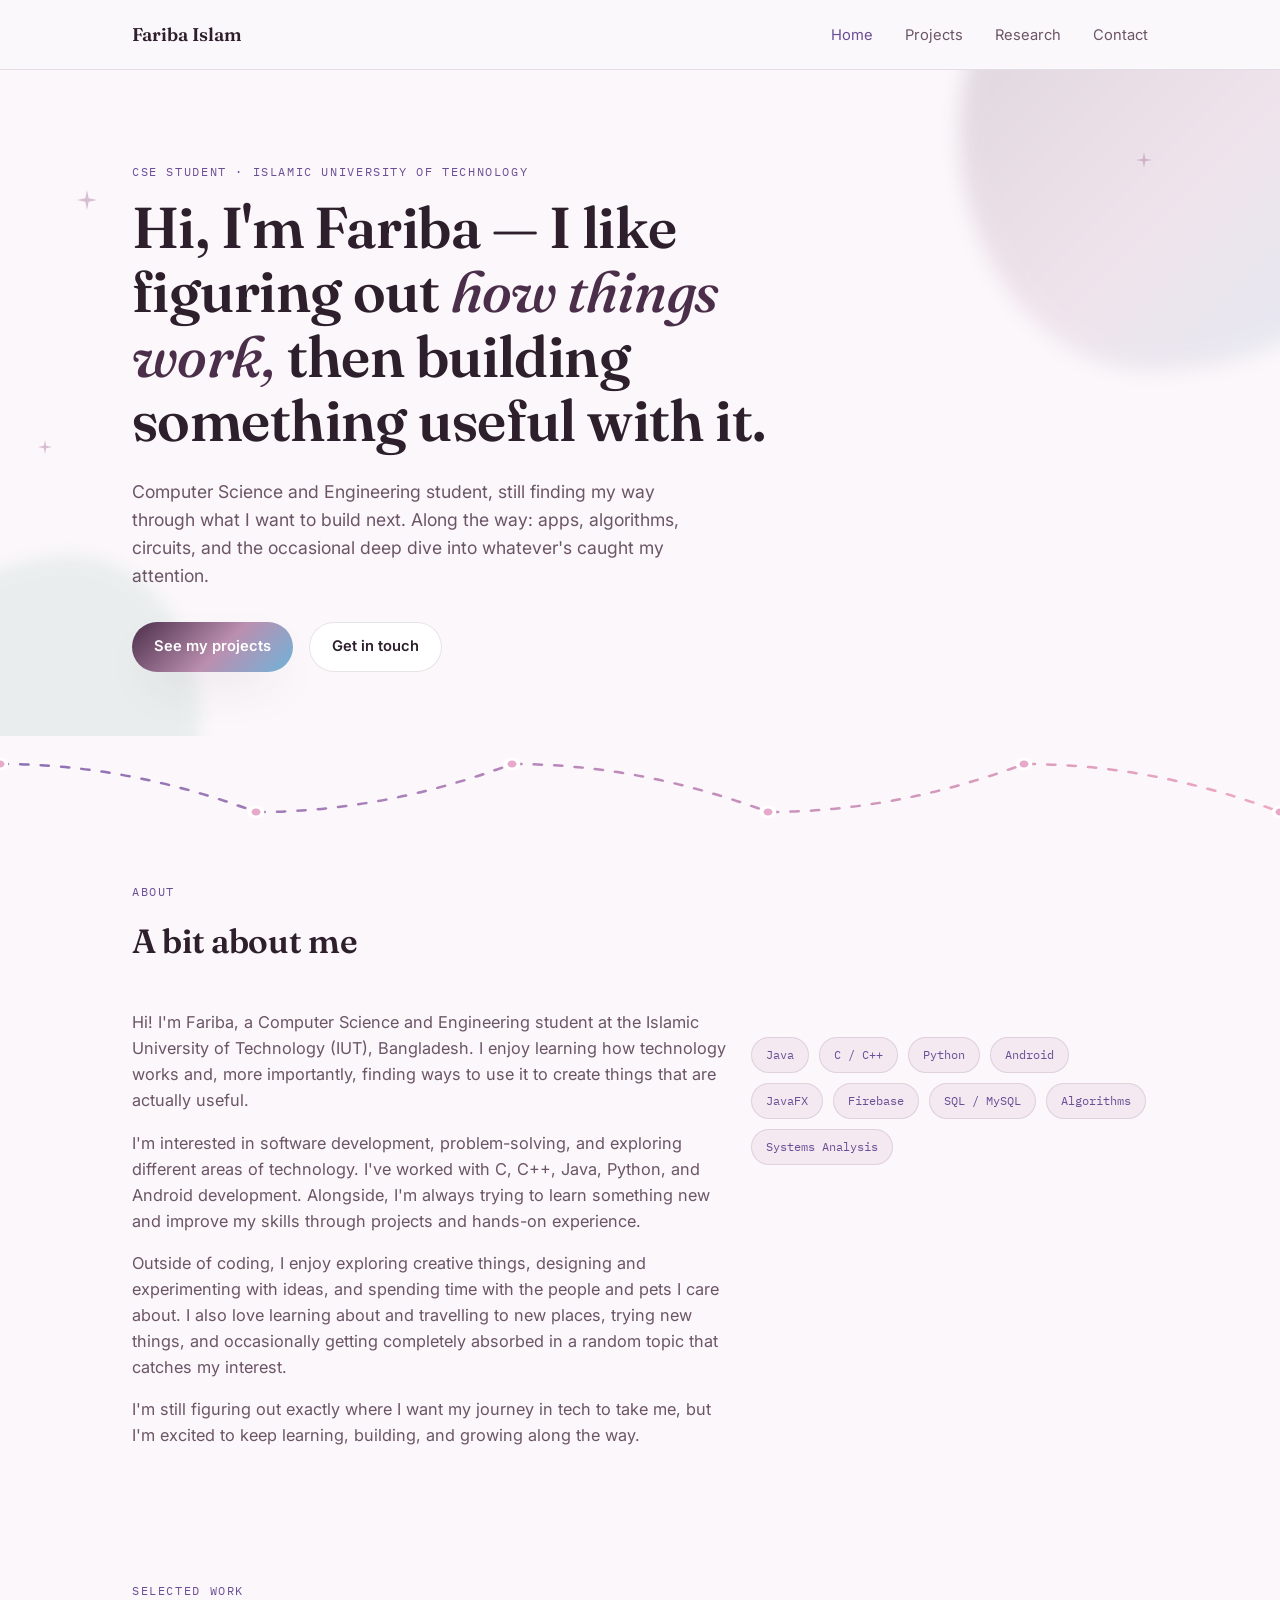
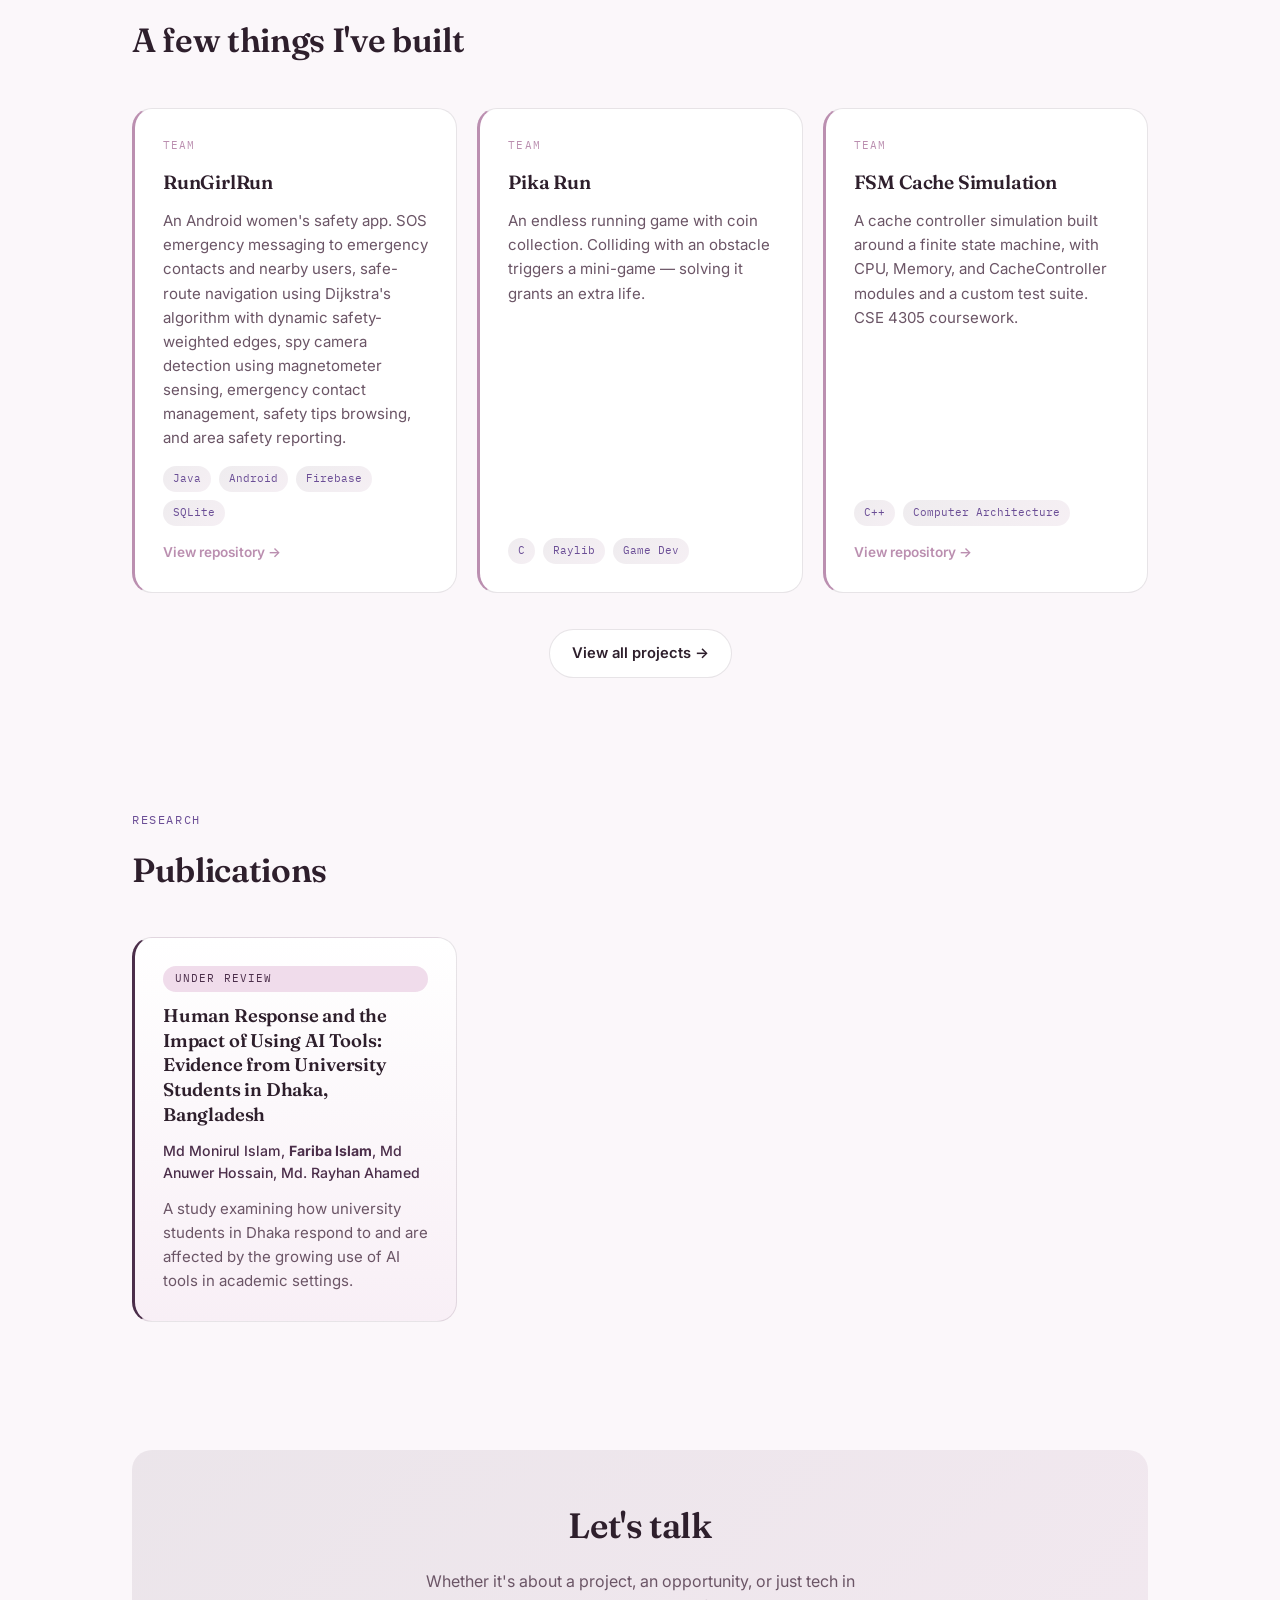
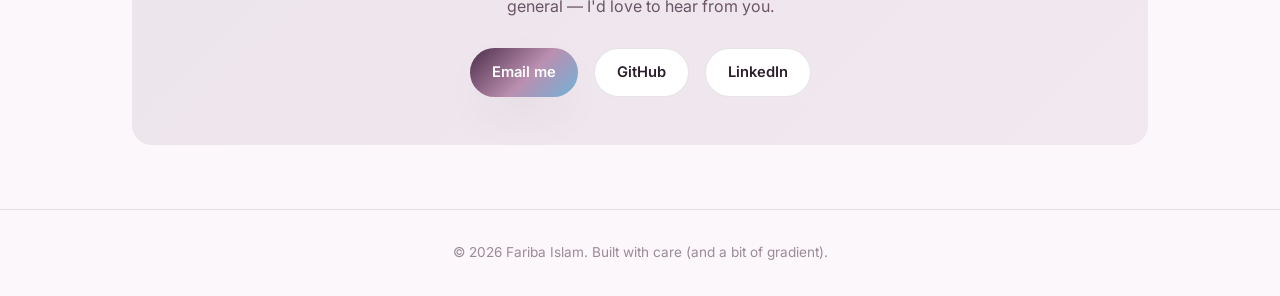
<file: index.html>
<!DOCTYPE html>
<html lang="en">
<head>
<meta charset="UTF-8" />
<meta name="viewport" content="width=device-width, initial-scale=1.0" />
<title>Fariba Islam — Portfolio</title>
<meta name="description" content="Fariba Islam — CSE student at IUT. Projects, coursework, and research in software, algorithms, and systems design." />
<link rel="preconnect" href="https://fonts.googleapis.com">
<link rel="preconnect" href="https://fonts.gstatic.com" crossorigin>
<link href="https://fonts.googleapis.com/css2?family=Fraunces:opsz,wght@9..144,500;9..144,600;9..144,700&family=Inter:wght@400;500;600&family=IBM+Plex+Mono:wght@400;500&display=swap" rel="stylesheet">
<link rel="stylesheet" href="css/style.css?v=3" />
</head>
<body>

<nav class="nav">
  <div class="wrap">
    <a href="index.html" class="nav-mark">Fariba Islam</a>
    <ul class="nav-links">
      <li><a href="index.html" aria-current="page">Home</a></li>
      <li><a href="projects.html">Projects</a></li>
      <li><a href="index.html#research">Research</a></li>
      <li><a href="index.html#contact">Contact</a></li>
    </ul>
  </div>
</nav>

<header class="hero">
  <div class="hero-blob"></div>
  <div class="hero-blob-2"></div>
  <span class="sparkle s1" style="top: 18%; left: 6%; width: 20px; height: 20px;">
    <svg viewBox="0 0 24 24" fill="currentColor"><path d="M12 0 L14 10 L24 12 L14 14 L12 24 L10 14 L0 12 L10 10 Z"/></svg>
  </span>
  <span class="sparkle s2" style="top: 55%; left: 3%; width: 14px; height: 14px;">
    <svg viewBox="0 0 24 24" fill="currentColor"><path d="M12 0 L14 10 L24 12 L14 14 L12 24 L10 14 L0 12 L10 10 Z"/></svg>
  </span>
  <span class="sparkle s3" style="top: 12%; right: 10%; width: 16px; height: 16px;">
    <svg viewBox="0 0 24 24" fill="currentColor"><path d="M12 0 L14 10 L24 12 L14 14 L12 24 L10 14 L0 12 L10 10 Z"/></svg>
  </span>
  <div class="wrap">
    <span class="eyebrow">CSE Student · Islamic University of Technology</span>
    <h1>Hi, I'm Fariba — I like figuring out <span class="accent">how things work,</span> then building something useful with it.</h1>
    <p class="hero-sub">
      Computer Science and Engineering student, still finding my way through
      what I want to build next. Along the way: apps, algorithms, circuits,
      and the occasional deep dive into whatever's caught my attention.
    </p>
    <div class="hero-links">
      <a href="projects.html" class="btn btn-primary">See my projects</a>
      <a href="index.html#contact" class="btn btn-secondary">Get in touch</a>
    </div>
  </div>
</header>

<div class="route" id="route-hero"></div>

<section id="about">
  <div class="wrap">
    <div class="section-head">
      <span class="eyebrow">About</span>
      <h2>A bit about me</h2>
    </div>
    <div class="about-grid">
      <div class="about-text">
        <p>
          Hi! I'm Fariba, a Computer Science and Engineering student at the Islamic University
          of Technology (IUT), Bangladesh. I enjoy learning how technology works and, more
          importantly, finding ways to use it to create things that are actually useful.
        </p>
        <p>
          I'm interested in software development, problem-solving, and exploring different
          areas of technology. I've worked with C, C++, Java, Python, and Android development.
          Alongside, I'm always trying to learn something new and improve my skills through
          projects and hands-on experience.
        </p>
        <p>
          Outside of coding, I enjoy exploring creative things, designing and experimenting
          with ideas, and spending time with the people and pets I care about. I also love
          learning about and travelling to new places, trying new things, and occasionally
          getting completely absorbed in a random topic that catches my interest.
        </p>
        <p>
          I'm still figuring out exactly where I want my journey in tech to take me, but I'm
          excited to keep learning, building, and growing along the way.
        </p>
      </div>
      <div class="skills-row">
        <span class="skill-tag">Java</span>
        <span class="skill-tag">C / C++</span>
        <span class="skill-tag">Python</span>
        <span class="skill-tag">Android</span>
        <span class="skill-tag">JavaFX</span>
        <span class="skill-tag">Firebase</span>
        <span class="skill-tag">SQL / MySQL</span>
        <span class="skill-tag">Algorithms</span>
        <span class="skill-tag">Systems Analysis</span>
      </div>
    </div>
  </div>
</section>

<section id="highlights">
  <div class="wrap">
    <div class="section-head">
      <span class="eyebrow">Selected Work</span>
      <h2>A few things I've built</h2>
    </div>
    <div class="card-grid" id="highlight-projects"></div>
    <div class="view-all">
      <a href="projects.html" class="btn btn-secondary">View all projects →</a>
    </div>
  </div>
</section>

<section id="research">
  <div class="wrap">
    <div class="section-head">
      <span class="eyebrow">Research</span>
      <h2>Publications</h2>
    </div>
    <div class="card-grid" id="research-list"></div>
  </div>
</section>

<section id="contact">
  <div class="wrap">
    <div class="contact">
      <h2>Let's talk</h2>
      <p>Whether it's about a project, an opportunity, or just tech in general — I'd love to hear from you.</p>
      <div class="contact-links">
        <a class="btn btn-primary" href="mailto:faribaexpo200@gmail.com">Email me</a>
        <a class="btn btn-secondary" href="https://github.com/faribaislam-spec" target="_blank" rel="noopener">GitHub</a>
        <a class="btn btn-secondary" href="https://www.linkedin.com/in/fariba-islam-48165742a" target="_blank" rel="noopener">LinkedIn</a>
      </div>
    </div>
  </div>
</section>

<footer>
  <div class="wrap">
    <p>&copy; 2026 Fariba Islam. Built with care (and a bit of gradient).</p>
  </div>
</footer>

<script src="js/projects-data.js?v=3"></script>
<script src="js/research-data.js?v=3"></script>
<script src="js/main.js?v=3"></script>
<script>
  drawRoute("route-hero", 5);
  renderProjects("highlight-projects", PROJECTS.slice(0, 3));
  renderResearch("research-list", RESEARCH);
</script>
</body>
</html>
</file>
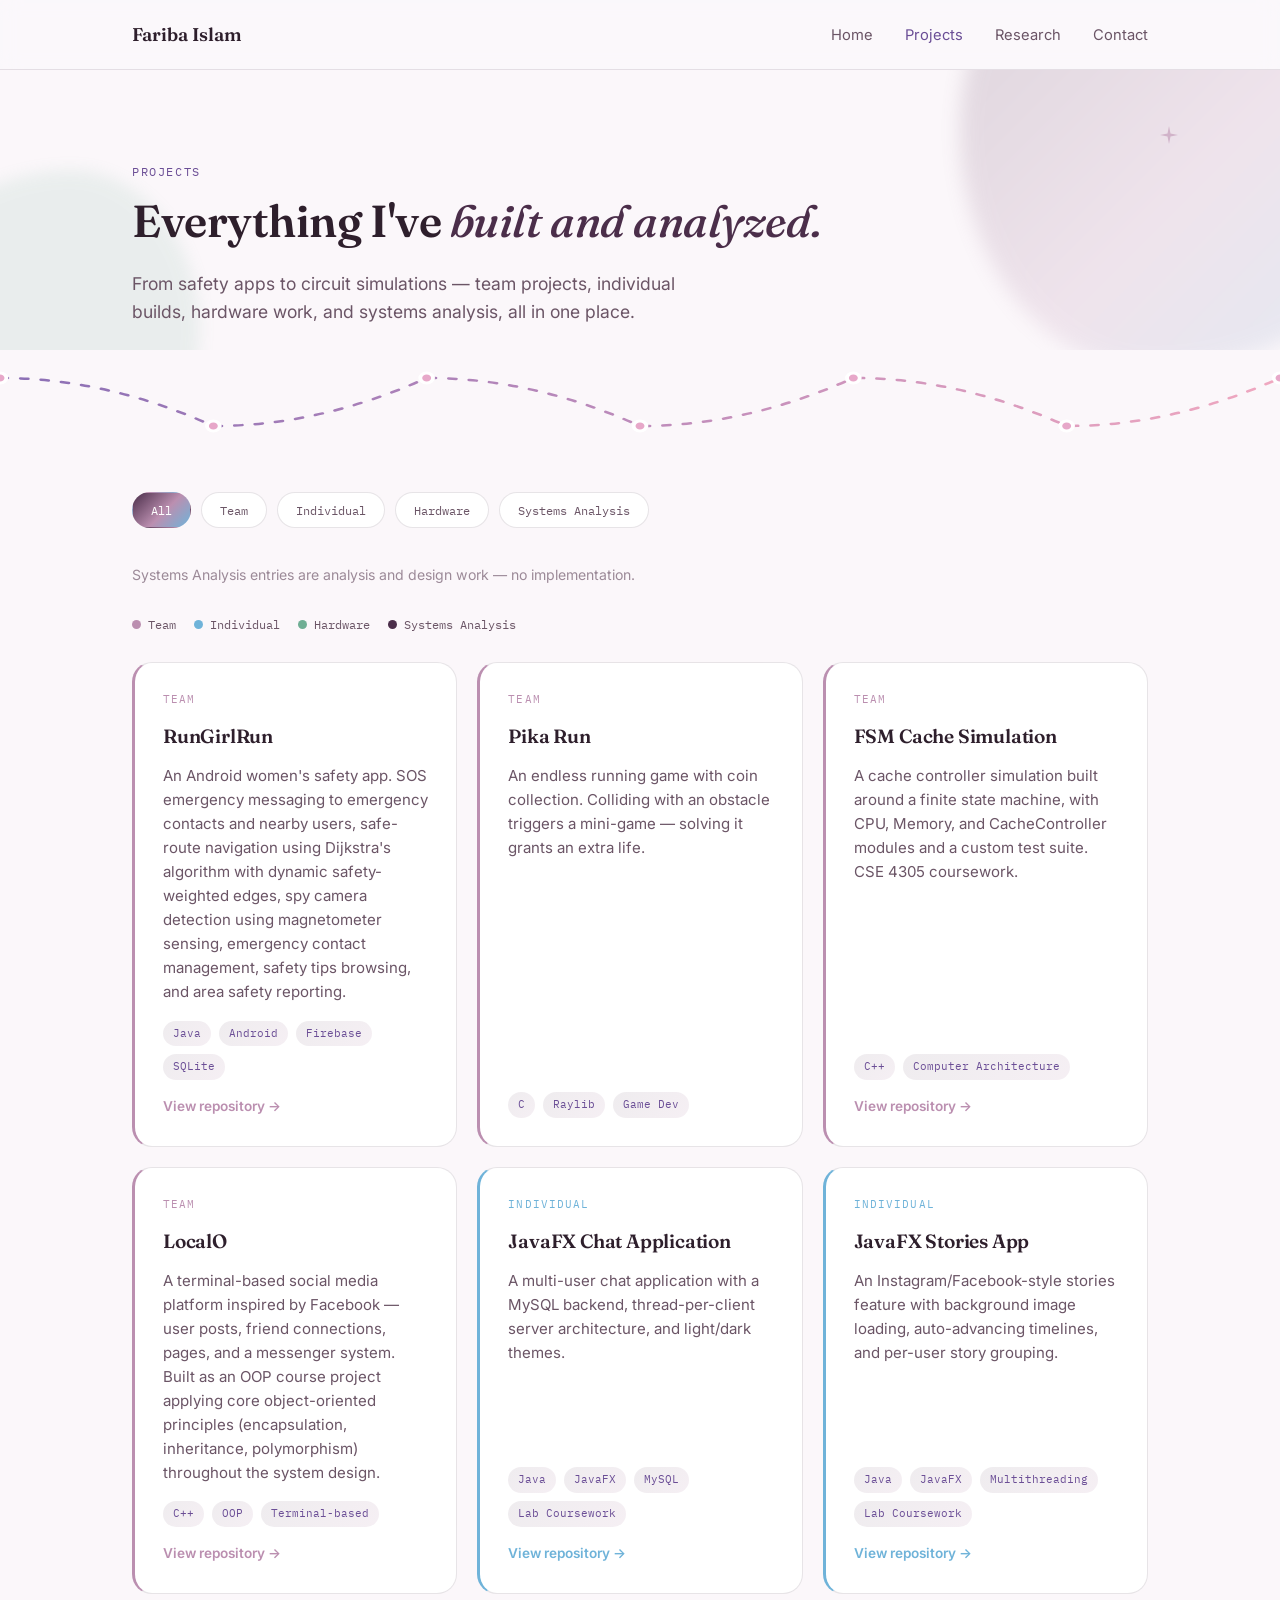
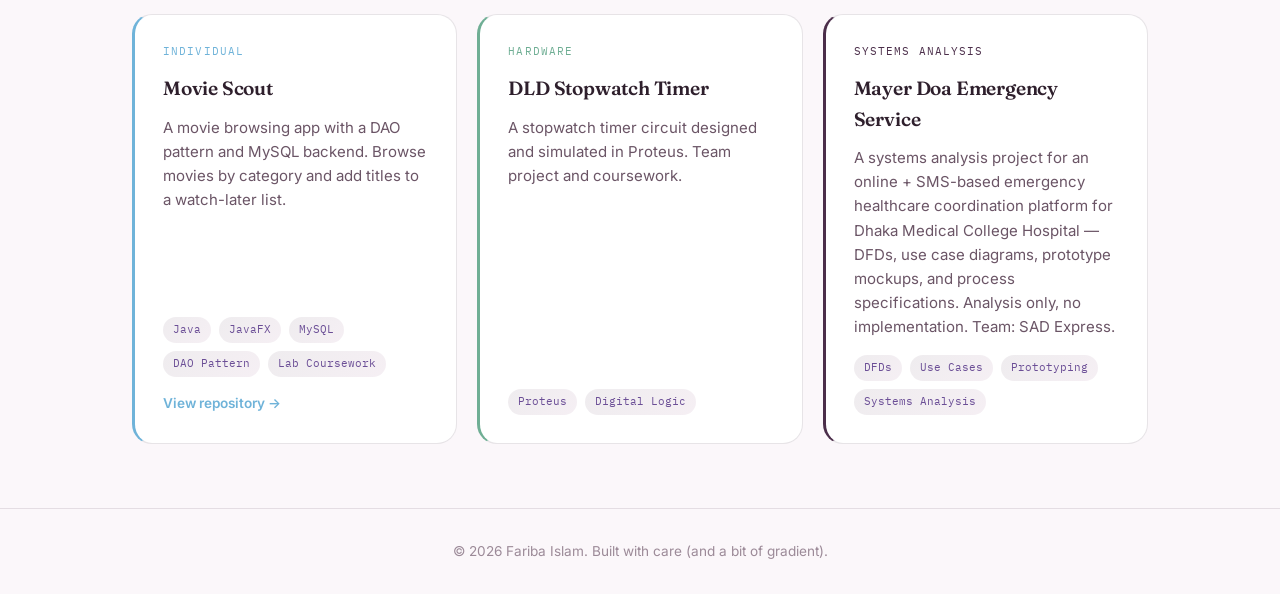
<file: projects.html>
<!DOCTYPE html>
<html lang="en">
<head>
<meta charset="UTF-8" />
<meta name="viewport" content="width=device-width, initial-scale=1.0" />
<title>Projects — Fariba Islam</title>
<meta name="description" content="Projects, coursework, and systems analysis work by Fariba Islam." />
<link rel="preconnect" href="https://fonts.googleapis.com">
<link rel="preconnect" href="https://fonts.gstatic.com" crossorigin>
<link href="https://fonts.googleapis.com/css2?family=Fraunces:opsz,wght@9..144,500;9..144,600;9..144,700&family=Inter:wght@400;500;600&family=IBM+Plex+Mono:wght@400;500&display=swap" rel="stylesheet">
<link rel="stylesheet" href="css/style.css?v=3" />
</head>
<body>

<nav class="nav">
  <div class="wrap">
    <a href="index.html" class="nav-mark">Fariba Islam</a>
    <ul class="nav-links">
      <li><a href="index.html">Home</a></li>
      <li><a href="projects.html" aria-current="page">Projects</a></li>
      <li><a href="index.html#research">Research</a></li>
      <li><a href="index.html#contact">Contact</a></li>
    </ul>
  </div>
</nav>

<header class="hero" style="padding-bottom: 24px;">
  <div class="hero-blob"></div>
  <div class="hero-blob-2"></div>
  <span class="sparkle s1" style="top: 20%; right: 8%; width: 18px; height: 18px;">
    <svg viewBox="0 0 24 24" fill="currentColor"><path d="M12 0 L14 10 L24 12 L14 14 L12 24 L10 14 L0 12 L10 10 Z"/></svg>
  </span>
  <div class="wrap">
    <span class="eyebrow">Projects</span>
    <h1 style="font-size: clamp(2rem, 4vw, 2.8rem);">Everything I've <span class="accent">built and analyzed.</span></h1>
    <p class="hero-sub">
      From safety apps to circuit simulations — team projects, individual builds,
      hardware work, and systems analysis, all in one place.
    </p>
  </div>
</header>

<div class="route" id="route-projects"></div>

<section id="all-projects">
  <div class="wrap">
    <div class="filters">
      <button class="filter-btn active" data-category="All">All</button>
      <button class="filter-btn" data-category="Team">Team</button>
      <button class="filter-btn" data-category="Individual">Individual</button>
      <button class="filter-btn" data-category="Hardware">Hardware</button>
      <button class="filter-btn" data-category="Systems Analysis">Systems Analysis</button>
    </div>
    <p class="projects-note">Systems Analysis entries are analysis and design work — no implementation.</p>
    <div class="legend">
      <span><i class="dot team"></i>Team</span>
      <span><i class="dot individual"></i>Individual</span>
      <span><i class="dot hardware"></i>Hardware</span>
      <span><i class="dot systems"></i>Systems Analysis</span>
    </div>
    <div class="card-grid" id="project-list"></div>
  </div>
</section>

<footer>
  <div class="wrap">
    <p>&copy; 2026 Fariba Islam. Built with care (and a bit of gradient).</p>
  </div>
</footer>

<script src="js/projects-data.js?v=3"></script>
<script src="js/main.js?v=3"></script>
<script>
  drawRoute("route-projects", 6);
  renderProjects("project-list", PROJECTS);
  setupFilters();
</script>
</body>
</html>
</file>
<file: css/style.css>
/* ==========================================================================
   Fariba Islam — Portfolio
   Design tokens
   ========================================================================== */

:root {
  --bg: #FBF7FA;
  --bg-alt: #F4E9F1;
  --card: #FFFFFF;
  --ink: #2E1F2C;
  --ink-soft: #6B5566;
  --ink-faint: #9C8A98;

  /* Core palette — plum + mauve as the primary identity */
  --plum: #4B2E4A;
  --plum-deep: #35213A;
  --mauve: #BB8FB0;
  --mauve-soft: #F0DCEB;

  /* Category accent colors — each project category owns one, so color
     encodes meaning instead of decorating at random */
  --accent-team: #BB8FB0;      /* mauve */
  --accent-individual: #6FB3D9; /* sky blue */
  --accent-hardware: #6FAE94;   /* meadow green */
  --accent-systems: #4B2E4A;    /* plum */

  --lavender: #8B6FB5;
  --lavender-deep: #6B4E96;
  --pink: #E7A8C9;

  --gradient: linear-gradient(135deg, #4B2E4A 0%, #BB8FB0 55%, #6FB3D9 100%);
  --gradient-soft: linear-gradient(135deg, rgba(75,46,74,0.09) 0%, rgba(187,143,176,0.14) 100%);
  --border: rgba(75, 46, 74, 0.13);
  --shadow: 0 20px 50px -20px rgba(75, 46, 74, 0.28);
  --radius: 20px;
  --font-display: "Fraunces", serif;
  --font-body: "Inter", -apple-system, BlinkMacSystemFont, sans-serif;
  --font-mono: "IBM Plex Mono", monospace;
  --max-width: 1080px;
}

* { margin: 0; padding: 0; box-sizing: border-box; }

html { scroll-behavior: smooth; }

body {
  background: var(--bg);
  color: var(--ink);
  font-family: var(--font-body);
  font-size: 16px;
  line-height: 1.6;
  -webkit-font-smoothing: antialiased;
}

img { max-width: 100%; display: block; }

a { color: inherit; }

:focus-visible {
  outline: 2px solid var(--lavender-deep);
  outline-offset: 3px;
}

@media (prefers-reduced-motion: reduce) {
  html { scroll-behavior: auto; }
  * { animation-duration: 0.01ms !important; transition-duration: 0.01ms !important; }
}

.wrap {
  max-width: var(--max-width);
  margin: 0 auto;
  padding: 0 32px;
}

/* ==========================================================================
   Typography
   ========================================================================== */

h1, h2, h3 {
  font-family: var(--font-display);
  font-weight: 600;
  letter-spacing: -0.01em;
  color: var(--ink);
}

.eyebrow {
  font-family: var(--font-mono);
  font-size: 0.72rem;
  letter-spacing: 0.14em;
  text-transform: uppercase;
  color: var(--lavender-deep);
  display: inline-block;
  margin-bottom: 14px;
}

p { color: var(--ink-soft); }

/* ==========================================================================
   Nav
   ========================================================================== */

.nav {
  position: sticky;
  top: 0;
  z-index: 100;
  background: rgba(251, 248, 252, 0.82);
  backdrop-filter: blur(10px);
  border-bottom: 1px solid var(--border);
}

.nav .wrap {
  display: flex;
  align-items: center;
  justify-content: space-between;
  padding-top: 20px;
  padding-bottom: 20px;
}

.nav-mark {
  font-family: var(--font-display);
  font-weight: 600;
  font-size: 1.15rem;
  text-decoration: none;
}

.nav-links {
  display: flex;
  gap: 32px;
  list-style: none;
}

.nav-links a {
  text-decoration: none;
  font-size: 0.92rem;
  color: var(--ink-soft);
  transition: color 0.2s ease;
}

.nav-links a:hover,
.nav-links a[aria-current="page"] {
  color: var(--lavender-deep);
}

/* ==========================================================================
   Hero
   ========================================================================== */

.hero {
  position: relative;
  padding: 88px 0 64px;
  overflow: hidden;
}

.hero-blob {
  position: absolute;
  top: -180px;
  right: -160px;
  width: 480px;
  height: 480px;
  background: var(--gradient);
  opacity: 0.18;
  border-radius: 45% 55% 60% 40% / 50% 45% 55% 50%;
  filter: blur(10px);
  z-index: -1;
}

.hero-blob-2 {
  position: absolute;
  bottom: -140px;
  left: -120px;
  width: 320px;
  height: 320px;
  background: var(--accent-hardware);
  opacity: 0.12;
  border-radius: 60% 40% 45% 55% / 55% 50% 50% 45%;
  filter: blur(8px);
  z-index: -1;
}

.hero h1 {
  font-size: clamp(2.4rem, 5vw, 3.6rem);
  line-height: 1.12;
  max-width: 720px;
}

.hero h1 .accent {
  font-style: italic;
  font-weight: 500;
  color: var(--plum);
}

/* Sparkle accents — small four-point stars scattered near the hero */
.sparkle {
  position: absolute;
  color: var(--mauve);
  opacity: 0.55;
  z-index: -1;
}

.sparkle svg { width: 100%; height: 100%; }

@keyframes twinkle {
  0%, 100% { opacity: 0.3; transform: scale(0.9); }
  50% { opacity: 0.7; transform: scale(1.05); }
}

.sparkle { animation: twinkle 3.5s ease-in-out infinite; }
.sparkle.s2 { animation-delay: 1.1s; }
.sparkle.s3 { animation-delay: 2s; }

@media (prefers-reduced-motion: reduce) {
  .sparkle { animation: none; }
}

.hero-sub {
  margin-top: 24px;
  font-size: 1.1rem;
  max-width: 560px;
}

.hero-links {
  margin-top: 32px;
  display: flex;
  gap: 16px;
  flex-wrap: wrap;
}

.btn {
  display: inline-flex;
  align-items: center;
  gap: 8px;
  padding: 12px 22px;
  border-radius: 999px;
  text-decoration: none;
  font-size: 0.92rem;
  font-weight: 600;
  transition: transform 0.2s ease, box-shadow 0.2s ease;
}

.btn-primary {
  background: var(--gradient);
  color: #fff;
  box-shadow: var(--shadow);
}

.btn-secondary {
  background: var(--card);
  color: var(--ink);
  border: 1px solid var(--border);
}

.btn:hover { transform: translateY(-2px); }

/* ==========================================================================
   Route line — signature element
   ========================================================================== */

.route {
  position: relative;
  width: 100%;
  height: 90px;
  margin: 8px 0 -20px;
}

.route svg { width: 100%; height: 100%; }

.route path {
  fill: none;
  stroke: url(#routeGradient);
  stroke-width: 2.5;
  stroke-linecap: round;
  stroke-dasharray: 6 10;
}

.route circle {
  fill: var(--pink);
  stroke: var(--card);
  stroke-width: 3;
}

/* ==========================================================================
   Sections
   ========================================================================== */

section { padding: 64px 0; }

.section-head {
  max-width: 620px;
  margin-bottom: 40px;
}

.section-head h2 {
  font-size: clamp(1.6rem, 3vw, 2.1rem);
}

/* ==========================================================================
   About
   ========================================================================== */

.about-grid {
  display: grid;
  grid-template-columns: 1fr;
  gap: 24px;
}

.about-text p { margin-bottom: 16px; font-size: 1.02rem; }
.about-text p:last-child { margin-bottom: 0; }

.skills-row {
  margin-top: 28px;
  display: flex;
  flex-wrap: wrap;
  gap: 10px;
}

.skill-tag {
  font-family: var(--font-mono);
  font-size: 0.78rem;
  padding: 7px 14px;
  border-radius: 999px;
  background: var(--bg-alt);
  color: var(--lavender-deep);
  border: 1px solid var(--border);
}

/* ==========================================================================
   Cards / Projects
   ========================================================================== */

.card-grid {
  display: grid;
  grid-template-columns: repeat(auto-fill, minmax(280px, 1fr));
  gap: 20px;
}

.card {
  background: var(--card);
  border: 1px solid var(--border);
  border-left: 3px solid var(--card-accent, var(--mauve));
  border-radius: var(--radius);
  padding: 28px;
  transition: transform 0.25s ease, box-shadow 0.25s ease;
  display: flex;
  flex-direction: column;
  gap: 12px;
}

.card:hover {
  transform: translateY(-4px);
  box-shadow: var(--shadow);
}

.card[data-category="Team"] { --card-accent: var(--accent-team); }
.card[data-category="Individual"] { --card-accent: var(--accent-individual); }
.card[data-category="Hardware"] { --card-accent: var(--accent-hardware); }
.card[data-category="Systems Analysis"] { --card-accent: var(--accent-systems); }

.card-cat {
  font-family: var(--font-mono);
  font-size: 0.7rem;
  letter-spacing: 0.1em;
  text-transform: uppercase;
  color: var(--card-accent, var(--mauve));
}

.card h3 {
  font-size: 1.2rem;
}

.card-role {
  font-size: 0.85rem;
  color: var(--lavender-deep);
  font-weight: 600;
}

.card p.card-desc {
  font-size: 0.94rem;
  color: var(--ink-soft);
  flex-grow: 1;
}

.tag-row {
  display: flex;
  flex-wrap: wrap;
  gap: 8px;
  margin-top: 4px;
}

.tag {
  font-family: var(--font-mono);
  font-size: 0.7rem;
  padding: 4px 10px;
  border-radius: 999px;
  background: var(--gradient-soft);
  color: var(--lavender-deep);
}

.card-link {
  margin-top: 4px;
  font-size: 0.85rem;
  font-weight: 600;
  color: var(--card-accent, var(--lavender-deep));
  text-decoration: none;
}

.card-link:hover { text-decoration: underline; }

/* ==========================================================================
   Research cards
   ========================================================================== */

.research-card {
  border-left: 3px solid var(--plum);
  background: linear-gradient(180deg, var(--card) 0%, var(--mauve-soft) 220%);
}

.research-card h3 {
  font-size: 1.15rem;
  line-height: 1.35;
}

.card-authors {
  font-size: 0.88rem;
  color: var(--plum);
  font-weight: 500;
}

.status-under-review {
  color: var(--plum) !important;
  background: var(--mauve-soft);
  display: inline-block;
  padding: 4px 12px;
  border-radius: 999px;
  font-size: 0.68rem !important;
}

.status-published {
  color: var(--accent-hardware) !important;
  background: rgba(111, 174, 148, 0.14);
  display: inline-block;
  padding: 4px 12px;
  border-radius: 999px;
  font-size: 0.68rem !important;
}

.view-all {
  margin-top: 36px;
  text-align: center;
}

/* ==========================================================================
   Projects page — filters
   ========================================================================== */

.filters {
  display: flex;
  flex-wrap: wrap;
  gap: 10px;
  margin-bottom: 36px;
}

.filter-btn {
  font-family: var(--font-mono);
  font-size: 0.78rem;
  padding: 9px 18px;
  border-radius: 999px;
  border: 1px solid var(--border);
  background: var(--card);
  color: var(--ink-soft);
  cursor: pointer;
  transition: all 0.2s ease;
}

.filter-btn:hover { border-color: var(--lavender); color: var(--lavender-deep); }

.filter-btn.active {
  background: var(--gradient);
  color: #fff;
  border-color: transparent;
}

.filter-btn[data-category="Team"].active { background: var(--accent-team); }
.filter-btn[data-category="Individual"].active { background: var(--accent-individual); }
.filter-btn[data-category="Hardware"].active { background: var(--accent-hardware); }
.filter-btn[data-category="Systems Analysis"].active { background: var(--accent-systems); }

.projects-note {
  font-size: 0.88rem;
  color: var(--ink-faint);
  margin-bottom: 28px;
}

.legend {
  display: flex;
  flex-wrap: wrap;
  gap: 18px;
  margin-bottom: 28px;
  font-family: var(--font-mono);
  font-size: 0.76rem;
  color: var(--ink-soft);
}

.legend span {
  display: inline-flex;
  align-items: center;
  gap: 7px;
}

.legend .dot {
  width: 9px;
  height: 9px;
  border-radius: 50%;
  display: inline-block;
}

.legend .dot.team { background: var(--accent-team); }
.legend .dot.individual { background: var(--accent-individual); }
.legend .dot.hardware { background: var(--accent-hardware); }
.legend .dot.systems { background: var(--accent-systems); }

/* ==========================================================================
   Contact
   ========================================================================== */

.contact {
  background: var(--gradient-soft);
  border-radius: var(--radius);
  padding: 48px;
  text-align: center;
}

.contact h2 { font-size: clamp(1.6rem, 3vw, 2.2rem); }

.contact p { max-width: 480px; margin: 14px auto 28px; }

.contact-links {
  display: flex;
  justify-content: center;
  gap: 16px;
  flex-wrap: wrap;
}

/* ==========================================================================
   Footer
   ========================================================================== */

footer {
  border-top: 1px solid var(--border);
  padding: 32px 0;
  text-align: center;
}

footer p {
  font-size: 0.85rem;
  color: var(--ink-faint);
}

/* ==========================================================================
   Responsive
   ========================================================================== */

@media (min-width: 720px) {
  .about-grid { grid-template-columns: 1.2fr 0.8fr; align-items: start; }
}

@media (max-width: 600px) {
  .nav-links { gap: 18px; }
  .hero { padding: 64px 0 40px; }
  .contact { padding: 36px 24px; }
}
</file>
